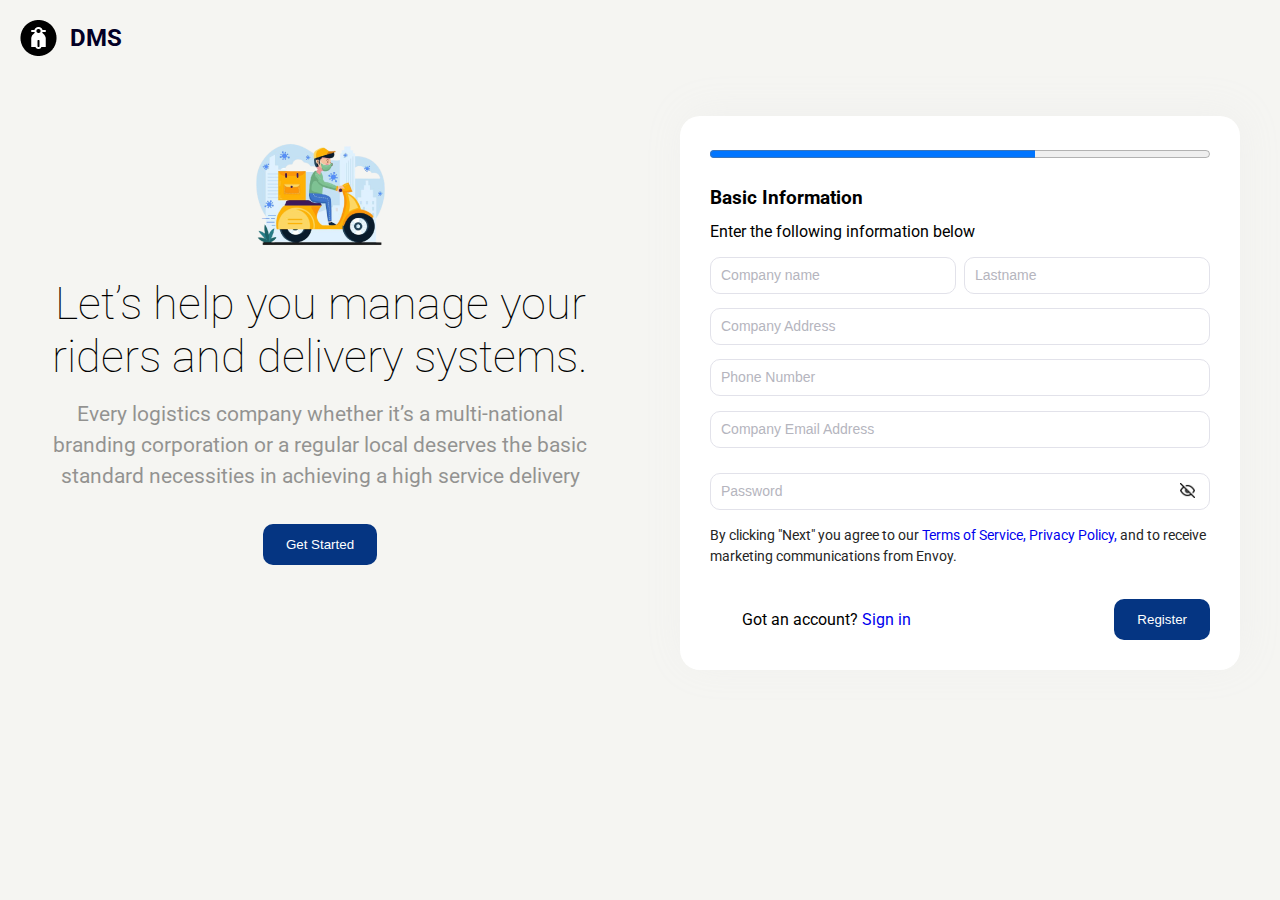
<file: index.html>
<!DOCTYPE html>
<html lang="en">
  <head>
    <meta charset="UTF-8" />
    <meta http-equiv="X-UA-Compatible" content="IE=edge" />
    <meta name="viewport" content="width=device-width, initial-scale=1.0" />
    <title>Delivery Management System</title>
    <link rel="icon" href="./image/Logo.png" type="image/png" />
    <link rel="stylesheet" href="./styles/style.css" />
    <link rel="stylesheet" href="./css/font-awesome.min.css" />
  </head>
  <body>
    <div class="register-container">
      <div class="register-wrapper">
        <header>
          <img src="./image/Logo.png" alt="Delivery Management System Logo" />
          <span class="logo-text">dms</span>
        </header>
        <div class="register">
          <div class="register-left">
            <div class="desc-container">
              <img src="./image/bike.png" alt="a bike man" />
              <div class="title-desc">
                <h3>Let’s help you manage your riders and delivery systems.</h3>
                <p>
                  Every logistics company whether it’s a multi-national branding
                  corporation or a regular local deserves the basic standard
                  necessities in achieving a high service delivery
                </p>
              </div>
              <button class="get-btn">Get Started</button>
            </div>
          </div>
          <div class="register-right">
            <div class="form-container">
              <progress class="progress-bar" value="65" max="100"></progress>
              <div class="form-info">
                <h3>Basic Information</h3>
                <p>Enter the following information below</p>
              </div>
              <div class="form-wrapper">
                <form id="form">
                  <div class="name-input">
                    <input
                      type="text"
                      placeholder="Company name"
                      id="cname"
                      required
                    />
                    <input
                      type="text"
                      placeholder="Lastname"
                      id="lname"
                      required
                    />
                  </div>
                  <input
                    type="text"
                    placeholder="Company Address"
                    id="caddress"
                    required
                  />
                  <input
                    type="text"
                    placeholder="Phone Number"
                    id="phonenumber"
                    required
                  />
                  <div class="email-wrapper">
                    <input
                      type="email"
                      placeholder="Company Email Address"
                      id="email"
                      onkeyup="validateEmail()"
                      required
                    />
                    <span id="text"></span>
                  </div>
                  <div class="password-container">
                    <input
                      type="password"
                      placeholder="Password"
                      id="password"
                      required
                    />
                    <!-- <i class="fa fa-eye"></i> -->
                    <img
                      onclick="showAndHide()"
                      src="./image/eye-close.png"
                      alt="eye icon"
                      class="eye"
                      id="eye"
                    />
                  </div>

                  <p class="terms-condition">
                    By clicking "Next" you agree to our
                    <a href="/term-condition"
                      >Terms of Service, Privacy Policy,</a
                    >
                    and to receive marketing communications from Envoy.
                  </p>
                  <div class="account">
                    <p class="account-text">
                      Got an account? <a href="./login.html"> Sign in</a>
                    </p>

                    <button type="submit" id="reg-btn" class="get-btn">
                      Register
                    </button>
                  </div>
                </form>
              </div>
            </div>
          </div>
        </div>
      </div>
    </div>
    <script src="./sweetalert.js"></script>
    <script src="./app.js"></script>
  </body>
</html>
</file>
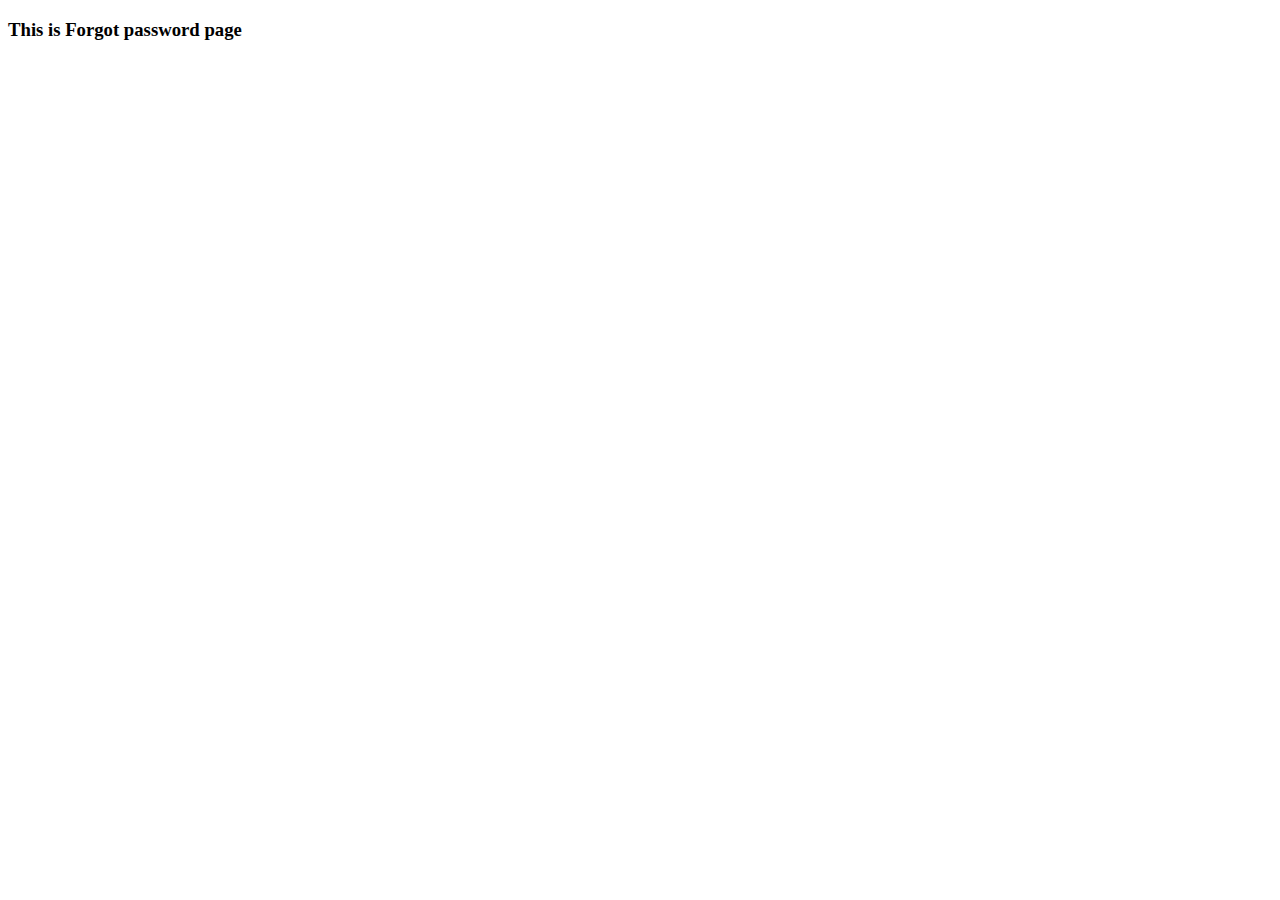
<file: forgot-password.html>
<!DOCTYPE html>
<html lang="en">
<head>
  <meta charset="UTF-8">
  <meta http-equiv="X-UA-Compatible" content="IE=edge">
  <meta name="viewport" content="width=device-width, initial-scale=1.0">
  <title>Forget Password</title>
</head>
<body>
  <h3>This is Forgot password page</h3>
</body>
</html>
</file>
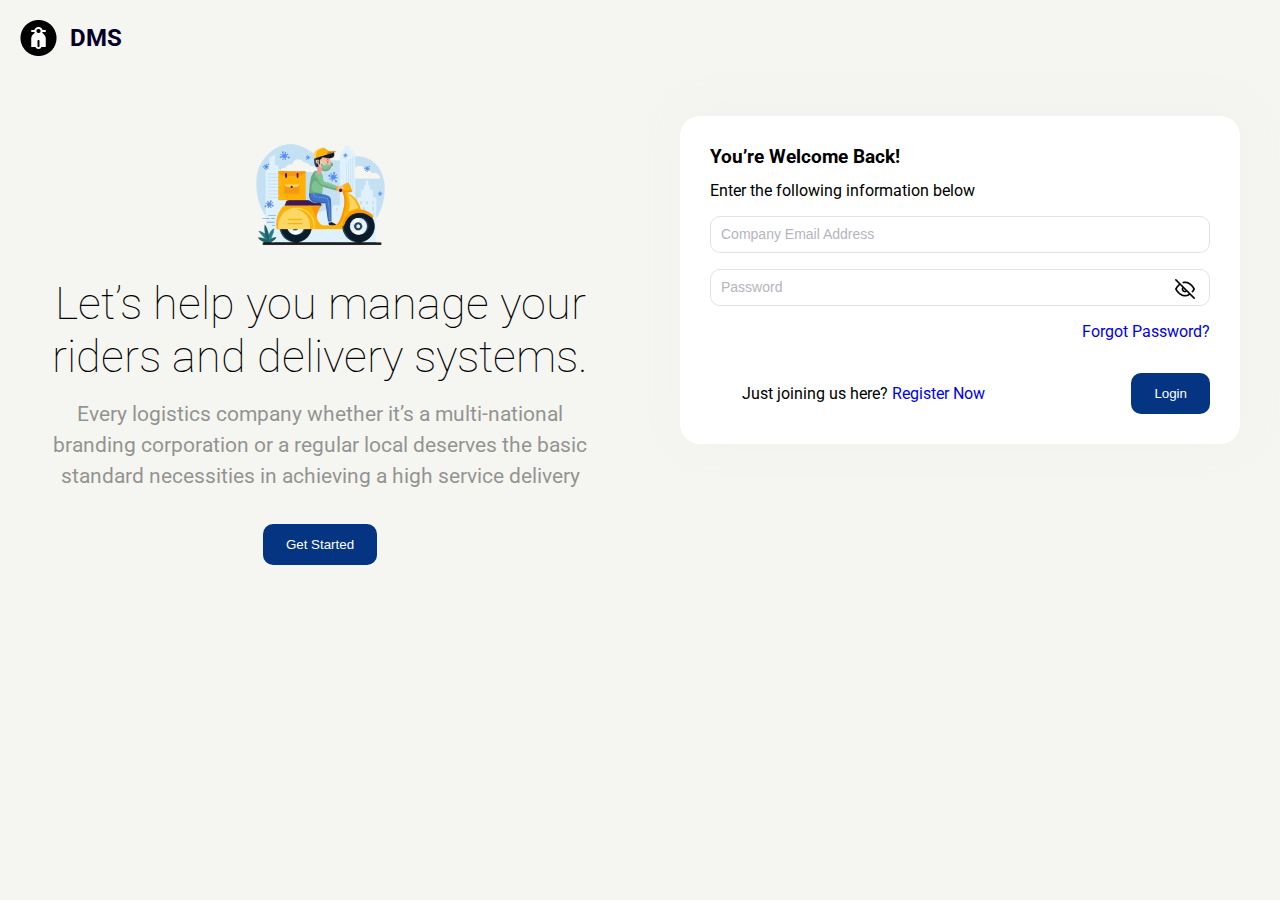
<file: login.html>
<!DOCTYPE html>
<html lang="en">
  <head>
    <meta charset="UTF-8" />
    <meta http-equiv="X-UA-Compatible" content="IE=edge" />
    <meta name="viewport" content="width=device-width, initial-scale=1.0" />
    <title>Delivery Management System</title>
    <link rel="icon" href="./image/Logo.png" type="image/png" />
    <link rel="stylesheet" href="./styles/login.css" />
    <link rel="stylesheet" href="./css/font-awesome.min.css" />
  </head>
  <body>
    <div class="register-container">
      <div class="register-wrapper">
        <header>
          <img src="./image/Logo.png" alt="Delivery Management System Logo" />
          <span class="logo-text">dms</span>
        </header>
        <div class="register">
          <div class="register-left">
            <div class="desc-container">
              <img src="./image/bike.png" alt="a bike man" />
              <div class="title-desc">
                <h3>Let’s help you manage your riders and delivery systems.</h3>
                <p>
                  Every logistics company whether it’s a multi-national branding
                  corporation or a regular local deserves the basic standard
                  necessities in achieving a high service delivery
                </p>
              </div>
              <button class="get-btn">Get Started</button>
            </div>
          </div>
          <div class="register-right">
            <div class="form-container">
              <!-- <progress class="progress-bar" value="65" max="100"></progress> -->
              <div class="form-info">
                <h3>You’re Welcome Back!</h3>
                <p>Enter the following information below</p>
              </div>
              <div class="form-wrapper">
                <form>
                  <!-- <div class="name-input">
                    <input type="text" placeholder="Company name" />
                    <input type="text" placeholder="Lastname" />
                  </div>
                  <input type="text" placeholder="Company Address" required />
                  <input type="text" placeholder="Phone Number" required /> -->
                  <input
                    type="email"
                    placeholder="Company Email Address"
                    id="email"
                    required
                  />
                  <div class="password-container">
                    <input
                      type="password"
                      placeholder="Password"
                      id="password"
                      required
                    />
                    <!-- <i class="fa fa-eye"></i> -->
                    <img
                      onclick="showAndHide()"
                      src="./image/eye-close.png"
                      alt="eye icon"
                      class="eye"
                      id="eye"
                    />
                  </div>
                </form>
              </div>
              <!-- <p class="terms-condition">
                By clicking "Next" you agree to our
                <a href="/term-condition">Terms of Service, Privacy Policy,</a>
                and to receive marketing communications from Envoy.
              </p> -->
              <a class="fpassword" href="./forgot-password.html"
                >Forgot Password?</a
              >
              <div class="account">
                <p class="account-text">
                  Just joining us here? <a href="./index.html">Register Now</a>
                </p>
                <a href=""><button id="login" class="get-btn">Login</button></a>
              </div>
            </div>
          </div>
        </div>
      </div>
    </div>
    <script src="./sweetalert.js"></script>
    <script src="./login.js"></script>
    <!-- <script src="./app.js"></script> -->
  </body>
</html>
</file>
<file: styles/style.css>
@import url("https://fonts.googleapis.com/css2?family=Poppins:ital,wght@0,100;0,200;0,400;0,600;0,700;1,500&family=Raleway:wght@100;200;300;400;600&family=Roboto:wght@400;500;700;900&display=swap");

* {
  margin: 0;
  padding: 0;
  box-sizing: border-box;
}
body {
  font-family: "Roboto", sans-serif;
  background: #f5f5f2;
}
header {
  padding: 20px;
  display: flex;
  align-items: center;
  cursor: pointer;
}
.logo-text {
  text-transform: uppercase;
  margin-left: 0.8rem;
  font-size: 24px;
  color: #030026;
  font-weight: 700;
}
.register {
  display: flex;
  justify-content: space-evenly;
}
.register-left {
  flex: 50%;
  padding: 40px;
}
.desc-container {
  text-align: center;
  margin: 0 auto;
}

.title-desc h3 {
  font-weight: 100;
  font-size: 45px;
  color: #000000;
  margin-bottom: 1rem;
}
.title-desc p {
  font-weight: 400;
  font-size: 1.29rem;
  color: #000000;
  opacity: 0.4;
  margin-bottom: 2rem;
  line-height: 1.5;
}
.get-btn {
  padding: 13px 23px;
  background: #053582;
  color: #ffffff;
  border-radius: 10px;
  cursor: pointer;
  border: none;
}

.register-right {
  flex: 50%;
  padding: 40px;
}
.form-container {
  background: #ffffff;
  box-shadow: 3px -5px 40px rgba(205, 205, 212, 0.1);
  border-radius: 20px;
  padding: 30px;
  height: auto;
  /* margin: 0 auto; */
}
.progress-bar {
  width: 100%;
  margin-bottom: 1.5rem;
}
.form-info {
  margin-bottom: 1rem;
}
.form-info p {
  margin-top: 0.8rem;
}
.name-input {
  display: flex;
  gap: 0.5rem;
}
input {
  width: 100%;
  padding: 10px;
  margin-bottom: .9rem;
  border: 1px solid #e2e2ea;
  border-radius: 10px;
}
::placeholder {
  color: #b5b5be;
  font-size: 14px;
}
.password-container {
  position: relative;
  margin-top: 0.7rem;
}
.eye {
  width: 15px;
  position: absolute;
  top: 10px;
  right: 15px;
}
.terms-condition {
  font-weight: 400;
  font-size: 14px;
  line-height: 1.5;
  color: #252525;
}
a {
  text-decoration: none;
  /* color: inherit; */
}
.fpassword{
  display: block;
  text-align: right;
}
.account {
  margin-top: 2rem;
  display: flex;
  justify-content: space-between;
  align-items: center;
}
.account-text {
  margin-left: 2rem;
}
.email-wrapper{
  position: relative;
}
#text{
  /* display: block; */
  font-size: 0.9rem;
}
 #form.invalid .email-wrapper::before {
  content: "";
  width: 20px;
  height: 20px;
  position: absolute;
  right: 7px;
  top: 9px;
  background: url(../image/cancel.png);
  background-size: cover;
}
 #form.valid .email-wrapper::before {
  content: "";
  width: 20px;
  height: 20px;
  position: absolute;
  right: 7px;
  top: 9px;
  background: url(../image/correct.png);
  background-size: cover;
}
@media (max-width: 1040px) {
  .title-desc h3 {
    font-size: 25px;
  }
}
@media (max-width: 900px) {
  .register {
    flex-direction: column;
  }
  .name-input {
    flex-direction: column;
  }
}
/* @media (max-width: 540px) {

} */
@media (max-width: 400px) {
  .account {
    flex-direction: column;
  }
  .account-text {
    margin-bottom: 1rem;
  }
  .register-right {
    padding: 10px;
  }
  p.terms-condition{
    font-size: 0.8rem;
  }
}
</file>
<file: styles/login.css>
@import url("https://fonts.googleapis.com/css2?family=Poppins:ital,wght@0,100;0,200;0,400;0,600;0,700;1,500&family=Raleway:wght@100;200;300;400;600&family=Roboto:wght@400;500;700;900&display=swap");

* {
  margin: 0;
  padding: 0;
  box-sizing: border-box;
}
body {
  font-family: "Roboto", sans-serif;
  background: #f5f5f2;
}
header {
  padding: 20px;
  display: flex;
  align-items: center;
  cursor: pointer;
}
.logo-text {
  text-transform: uppercase;
  margin-left: 0.8rem;
  font-size: 24px;
  color: #030026;
  font-weight: 700;
}
.register {
  display: flex;
  justify-content: space-evenly;
}
.register-left {
  flex: 50%;
  padding: 40px;
}
.desc-container {
  text-align: center;
  margin: 0 auto;
}

.title-desc h3 {
  font-weight: 100;
  font-size: 45px;
  color: #000000;
  margin-bottom: 1rem;
}
.title-desc p {
  font-weight: 400;
  font-size: 1.29rem;
  color: #000000;
  opacity: 0.4;
  margin-bottom: 2rem;
  line-height: 1.5;
}
.get-btn {
  padding: 13px 23px;
  background: #053582;
  color: #ffffff;
  border-radius: 10px;
  cursor: pointer;
  border: none;
}

.register-right {
  flex: 50%;
  padding: 40px;
}
.form-container {
  background: #ffffff;
  box-shadow: 3px -5px 40px rgba(205, 205, 212, 0.1);
  border-radius: 20px;
  padding: 30px;
  height: auto;
  /* margin: 0 auto; */
}
.progress-bar {
  width: 100%;
  margin-bottom: 1.5rem;
}
.form-info {
  margin-bottom: 1rem;
}
.form-info p {
  margin-top: 0.8rem;
}
.name-input {
  display: flex;
  gap: 0.5rem;
}
input {
  width: 100%;
  padding: 10px;
  margin-bottom: 1rem;
  border: 1px solid #e2e2ea;
  border-radius: 10px;
}
::placeholder {
  color: #b5b5be;
  font-size: 14px;
}
.password-container {
  position: relative;
}
.eye {
  width: 20px;
  position: absolute;
  top: 10px;
  right: 15px;
  cursor: pointer;
}
.terms-condition {
  font-weight: 400;
  font-size: 14px;
  line-height: 1.5;
  color: #252525;
}
a {
  text-decoration: none;
  /* color: inherit; */
}
.fpassword{
  display: block;
  text-align: right;
}
.account {
  margin-top: 2rem;
  display: flex;
  justify-content: space-between;
  align-items: center;
}
.account-text {
  margin-left: 2rem;
}

@media (max-width: 1040px) {
  .title-desc h3 {
    font-size: 25px;
  }
}
@media (max-width: 900px) {
  .register {
    flex-direction: column;
  }
  .name-input {
    flex-direction: column;
  }
}
/* @media (max-width: 540px) {

} */
@media (max-width: 400px) {
  .account {
    flex-direction: column;
  }
  .account-text {
    margin-bottom: 1rem;
  }
  .register-right {
    padding: 10px;
  }
  p.terms-condition{
    font-size: 0.8rem;
  }
}
</file>
